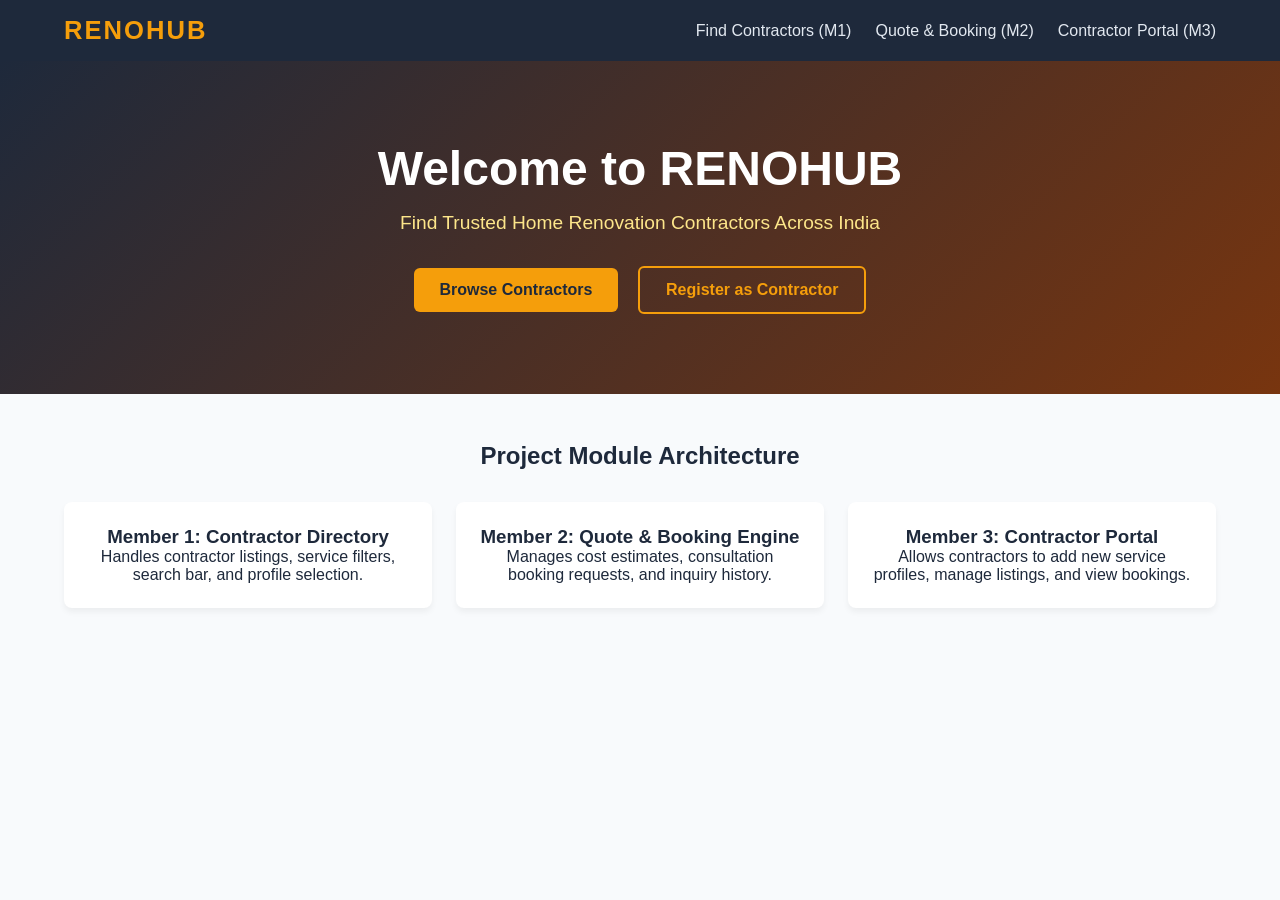
<file: index.html>
<!DOCTYPE html>
<html lang="en">
<head>
  <meta charset="UTF-8">
  <meta name="viewport" content="width=device-width, initial-scale=1.0">
  <title>RENOHUB | Home Renovation Contractor Marketplace</title>
  <link rel="stylesheet" href="style.css">
</head>
<body>
  <nav class="navbar">
    <div class="logo">RENOHUB</div>
    <ul class="nav-links">
      <li><a href="member1/contractors.html">Find Contractors (M1)</a></li>
      <li><a href="member2/quotes.html">Quote &amp; Booking (M2)</a></li>
      <li><a href="member3/portal.html">Contractor Portal (M3)</a></li>
    </ul>
  </nav>

  <header class="hero">
    <h1>Welcome to RENOHUB</h1>
    <p>Find Trusted Home Renovation Contractors Across India</p>
    <div class="hero-buttons">
      <a href="member1/contractors.html" class="btn primary">Browse Contractors</a>
      <a href="member3/portal.html" class="btn secondary">Register as Contractor</a>
    </div>
  </header>

  <section class="team-section">
    <h2>Project Module Architecture</h2>
    <div class="module-grid">
      <div class="card">
        <h3>Member 1: Contractor Directory</h3>
        <p>Handles contractor listings, service filters, search bar, and profile selection.</p>
      </div>
      <div class="card">
        <h3>Member 2: Quote &amp; Booking Engine</h3>
        <p>Manages cost estimates, consultation booking requests, and inquiry history.</p>
      </div>
      <div class="card">
        <h3>Member 3: Contractor Portal</h3>
        <p>Allows contractors to add new service profiles, manage listings, and view bookings.</p>
      </div>
    </div>
  </section>

  <script src="app.js"></script>
</body>
</html>
</file>
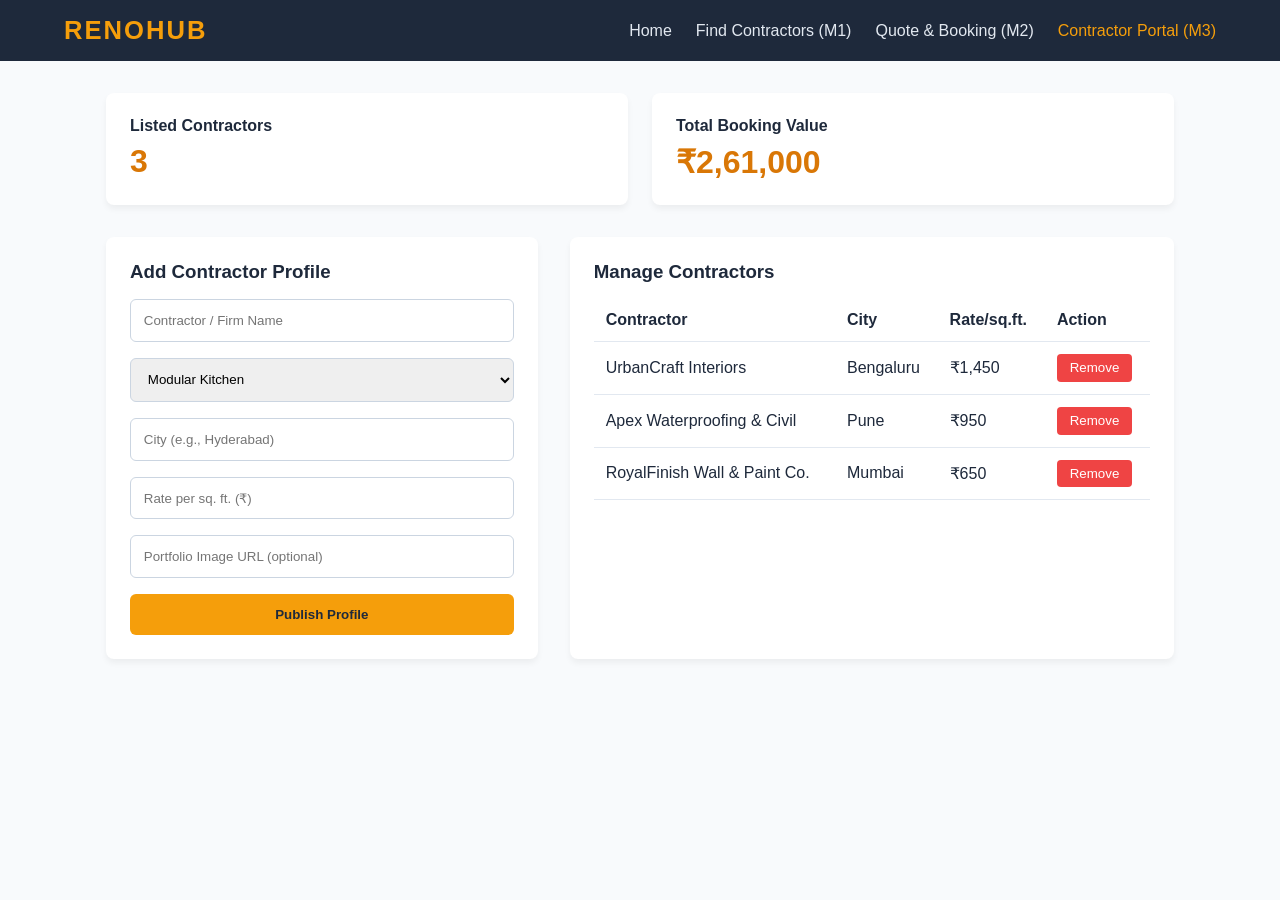
<file: portal.html>
<!DOCTYPE html>
<html lang="en">
<head>
  <meta charset="UTF-8">
  <meta name="viewport" content="width=device-width, initial-scale=1.0">
  <title>Contractor Portal | RENOHUB</title>
  <link rel="stylesheet" href="../style.css">
  <link rel="stylesheet" href="portal.css">
</head>
<body>
  <nav class="navbar">
    <div class="logo">RENOHUB</div>
    <ul class="nav-links">
      <li><a href="../index.html">Home</a></li>
      <li><a href="../member1/contractors.html">Find Contractors (M1)</a></li>
      <li><a href="../member2/quotes.html">Quote &amp; Booking (M2)</a></li>
      <li><a href="portal.html" class="active">Contractor Portal (M3)</a></li>
    </ul>
  </nav>

  <div class="container">
    <div class="stats-grid">
      <div class="card stat-card">
        <h4>Listed Contractors</h4>
        <p id="totalContractors">0</p>
      </div>
      <div class="card stat-card">
        <h4>Total Booking Value</h4>
        <p id="totalBookingsValue">₹0</p>
      </div>
    </div>

    <div class="portal-layout">
      <div class="card">
        <h3>Add Contractor Profile</h3>
        <form id="addContractorForm">
          <input type="text" id="name" placeholder="Contractor / Firm Name" required>
          <select id="specialty" required>
            <option value="Modular Kitchen">Modular Kitchen</option>
            <option value="Bathroom &amp; Plumbing">Bathroom &amp; Plumbing</option>
            <option value="Painting &amp; Flooring">Painting &amp; Flooring</option>
            <option value="Full Home Remodel">Full Home Remodel</option>
          </select>
          <input type="text" id="city" placeholder="City (e.g., Hyderabad)" required>
          <input type="number" id="ratePerSqFt" placeholder="Rate per sq. ft. (₹)" min="100" required>
          <input type="url" id="imageUrl" placeholder="Portfolio Image URL (optional)">
          <button type="submit" class="btn primary">Publish Profile</button>
        </form>
      </div>

      <div class="card">
        <h3>Manage Contractors</h3>
        <table class="portal-table">
          <thead>
            <tr>
              <th>Contractor</th>
              <th>City</th>
              <th>Rate/sq.ft.</th>
              <th>Action</th>
            </tr>
          </thead>
          <tbody id="portalBody"></tbody>
        </table>
      </div>
    </div>
  </div>

  <script src="../app.js"></script>
  <script src="portal.js"></script>
</body>
</html>
</file>
<file: style.css>
* {
  margin: 0;
  padding: 0;
  box-sizing: border-box;
  font-family: 'Segoe UI', Tahoma, Geneva, Verdana, sans-serif;
}

body {
  background-color: #f8fafc;
  color: #1e293b;
}

.navbar {
  display: flex;
  justify-content: space-between;
  align-items: center;
  background-color: #1e293b;
  padding: 1rem 5%;
  color: #ffffff;
}

.logo {
  font-size: 1.6rem;
  font-weight: bold;
  letter-spacing: 2px;
  color: #f59e0b;
}

.nav-links {
  list-style: none;
  display: flex;
  gap: 1.5rem;
}

.nav-links a {
  color: #e2e8f0;
  text-decoration: none;
  font-weight: 500;
  transition: color 0.3s;
}

.nav-links a:hover, .nav-links a.active {
  color: #f59e0b;
}

.hero {
  text-align: center;
  padding: 5rem 1rem;
  background: linear-gradient(135deg, #1e293b, #78350f);
  color: white;
}

.hero h1 {
  font-size: 3rem;
  margin-bottom: 1rem;
}

.hero p {
  font-size: 1.2rem;
  margin-bottom: 2rem;
  color: #fde68a;
}

.btn {
  padding: 0.8rem 1.6rem;
  border-radius: 6px;
  text-decoration: none;
  font-weight: bold;
  cursor: pointer;
  border: none;
  display: inline-block;
  transition: 0.3s;
}

.btn.primary {
  background-color: #f59e0b;
  color: #1e293b;
}

.btn.primary:hover {
  background-color: #d97706;
  color: white;
}

.btn.secondary {
  background-color: transparent;
  border: 2px solid #f59e0b;
  color: #f59e0b;
  margin-left: 1rem;
}

.btn.secondary:hover {
  background-color: #f59e0b;
  color: #1e293b;
}

.team-section {
  padding: 3rem 5%;
  text-align: center;
}

.module-grid {
  display: grid;
  grid-template-columns: repeat(auto-fit, minmax(260px, 1fr));
  gap: 1.5rem;
  margin-top: 2rem;
}

.card {
  background: white;
  padding: 1.5rem;
  border-radius: 8px;
  box-shadow: 0 4px 6px rgba(0, 0, 0, 0.05);
}

.container {
  max-width: 1100px;
  margin: 2rem auto;
  padding: 0 1rem;
}
</file>
<file: portal.css>
.stats-grid {
  display: grid;
  grid-template-columns: repeat(2, 1fr);
  gap: 1.5rem;
  margin-bottom: 2rem;
}

.stat-card p {
  font-size: 2rem;
  font-weight: bold;
  color: #d97706;
  margin-top: 0.5rem;
}

.portal-layout {
  display: grid;
  grid-template-columns: 1fr 1.4fr;
  gap: 2rem;
}

@media (max-width: 850px) {
  .portal-layout {
    grid-template-columns: 1fr;
  }
}

#addContractorForm {
  display: flex;
  flex-direction: column;
  gap: 1rem;
  margin-top: 1rem;
}

#addContractorForm input, #addContractorForm select {
  padding: 0.8rem;
  border: 1px solid #cbd5e1;
  border-radius: 6px;
}

.portal-table {
  width: 100%;
  border-collapse: collapse;
  margin-top: 1rem;
}

.portal-table th, .portal-table td {
  padding: 0.75rem;
  text-align: left;
  border-bottom: 1px solid #e2e8f0;
}

.delete-btn {
  background: #ef4444;
  color: white;
  border: none;
  padding: 0.4rem 0.8rem;
  border-radius: 4px;
  cursor: pointer;
}

.delete-btn:hover {
  background: #dc2626;
}
</file>
